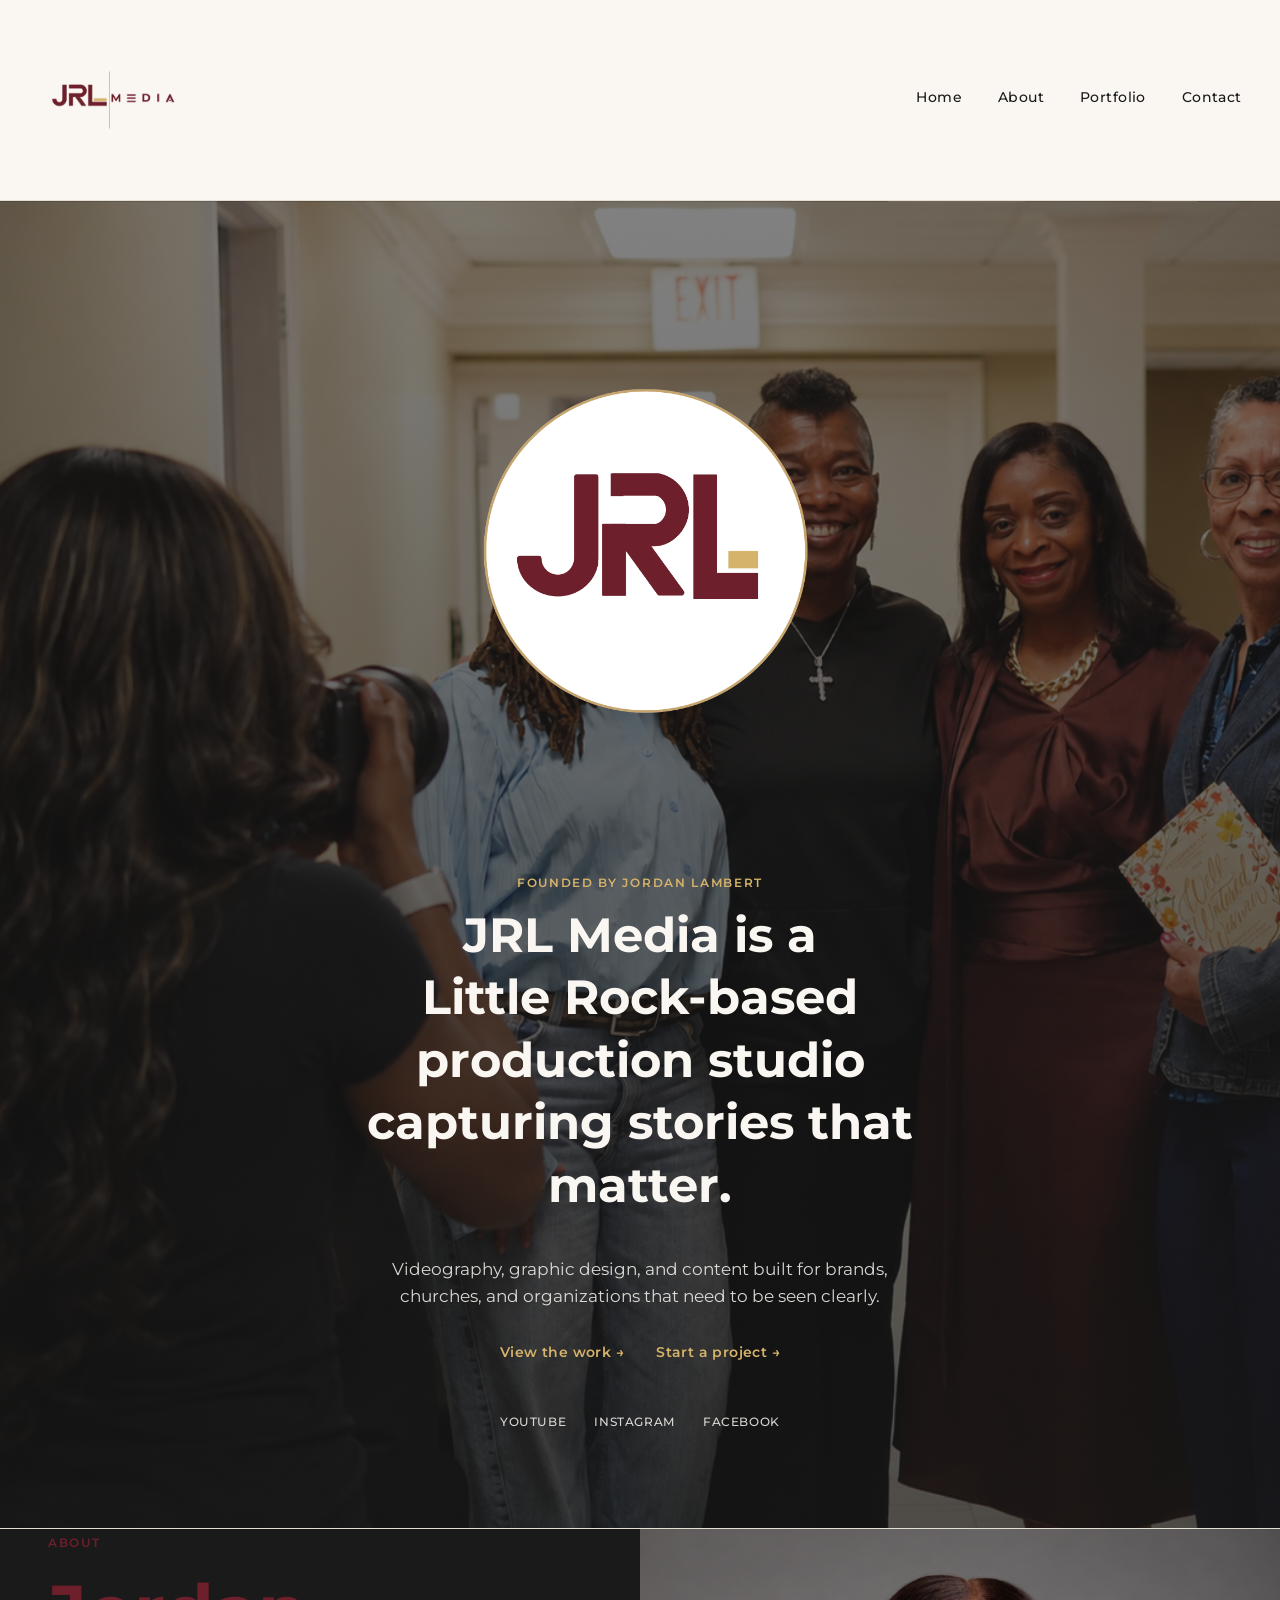
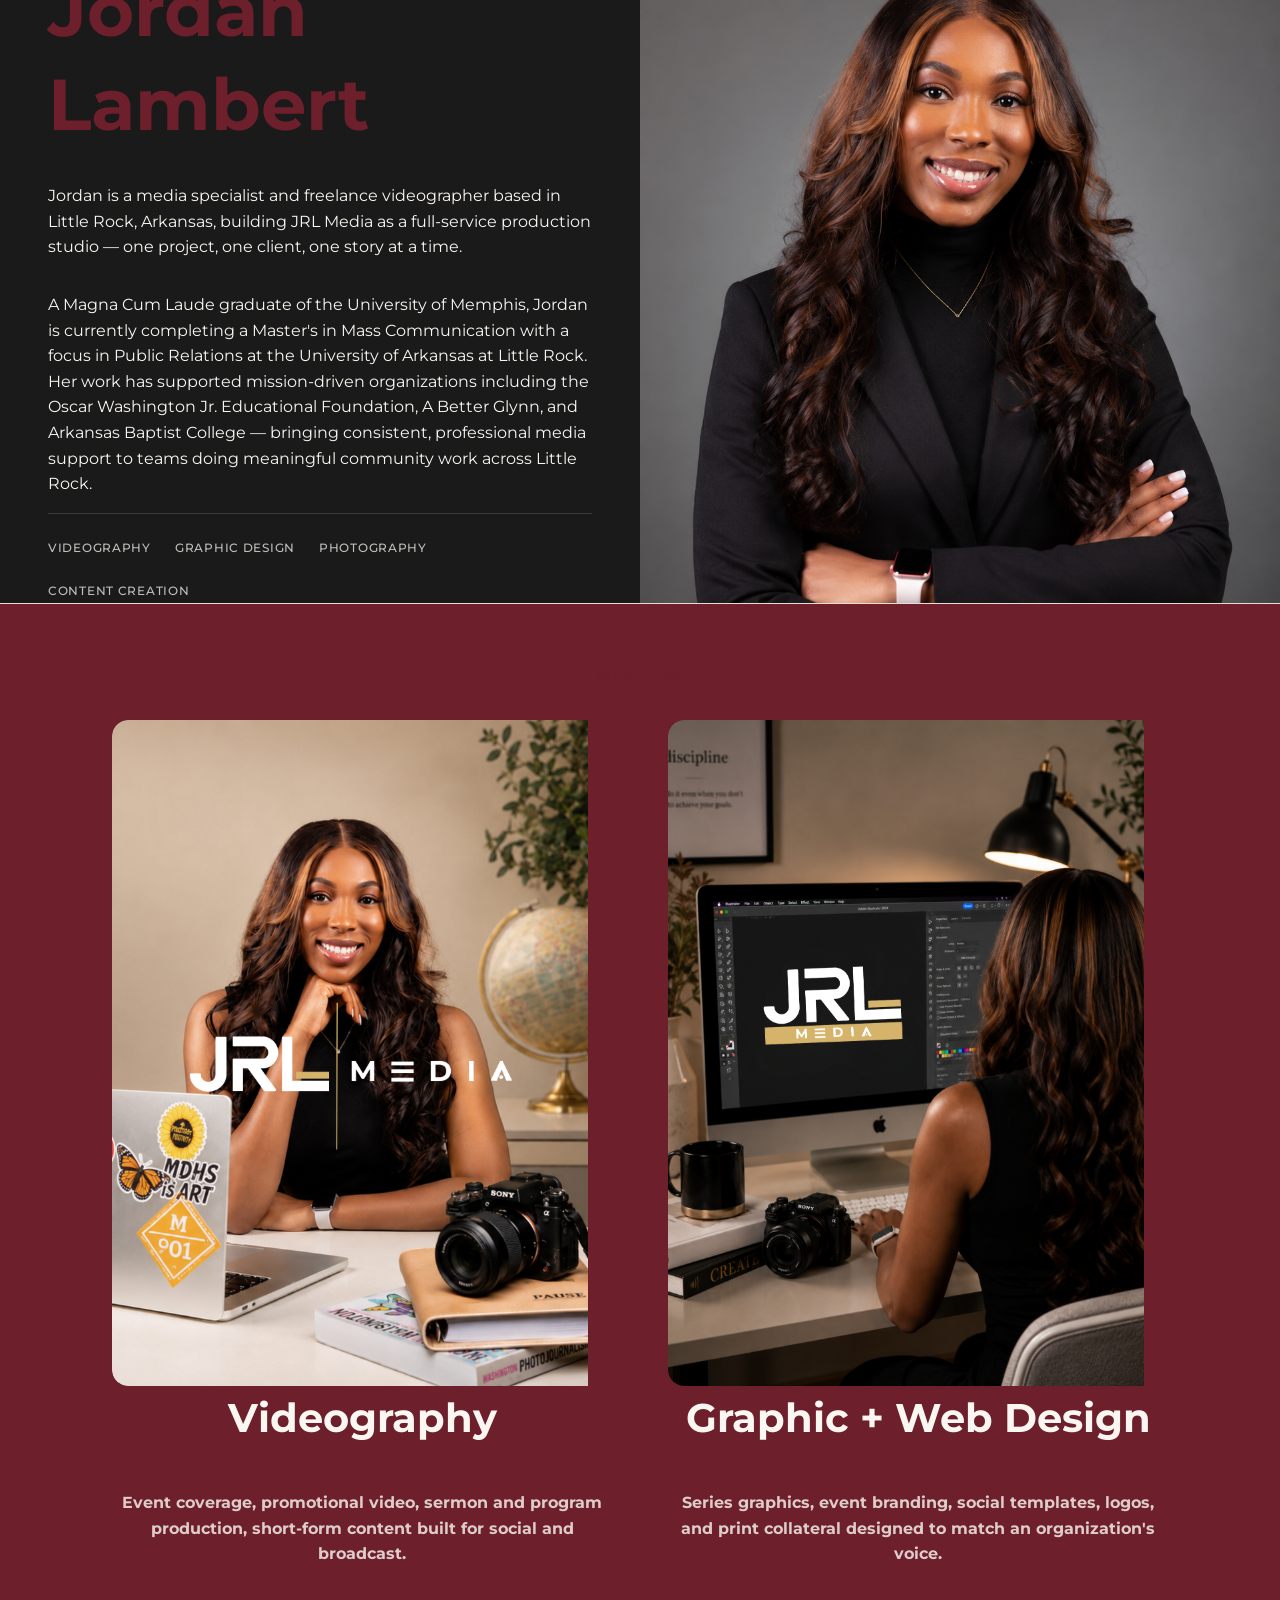
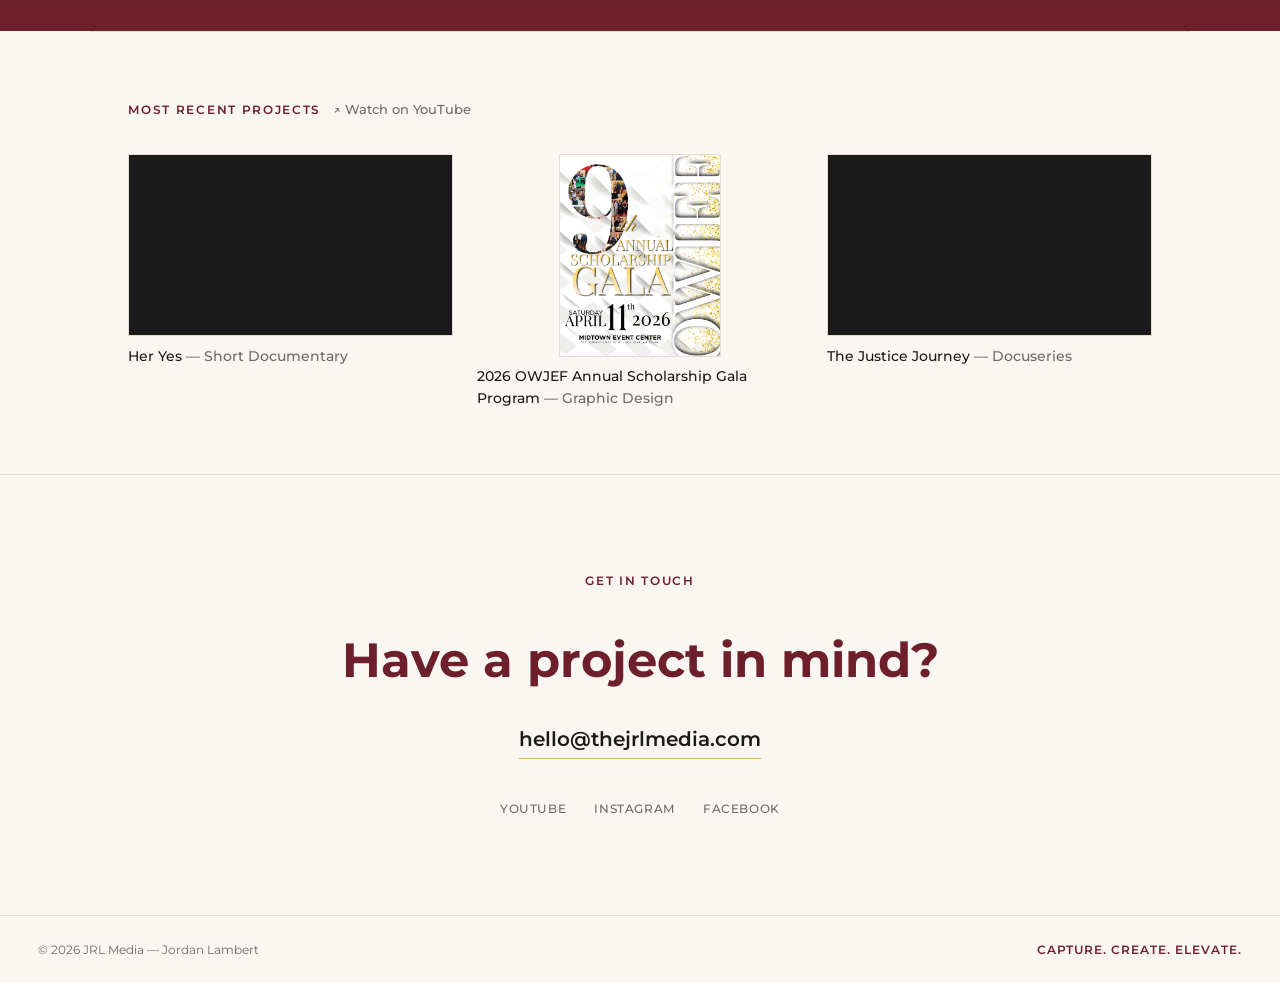
<file: index.html>
<!DOCTYPE html>
<html lang="en">
<head>
  <meta charset="UTF-8">
  <meta name="viewport" content="width=device-width, initial-scale=1.0">
  <title>JRL Media — Capture. Create. Elevate.</title>
  <link rel="preconnect" href="https://fonts.googleapis.com">
  <link rel="preconnect" href="https://fonts.gstatic.com" crossorigin>
  <link href="https://fonts.googleapis.com/css2?family=Montserrat:wght@400;500;600;700&display=swap" rel="stylesheet">
  <link rel="stylesheet" href="style.css">
  <link rel="icon" type="image/png" href="images/logo-favicon.png">
</head>
<body>

  <!-- ===== NAV ===== -->
  <header class="site-header">
    <a href="#" class="logo">
      <img src="images/logo-alternate.png" alt="JRL Media">
    </a>
    <nav class="main-nav">
      <a href="#home">Home</a>
      <a href="#about">About</a>
      <a href="#work">Portfolio</a>
      <a href="#contact">Contact</a>
    </nav>
    <button class="nav-toggle" aria-label="Toggle menu">
      <span></span><span></span><span></span>
    </button>
  </header>

  <!-- ===== HERO ===== -->
  <section id="home" class="hero">
    <div class="hero-inner">
      <img src="images/logo-submark.png" alt="JRL Media submark" class="hero-submark">
      <p class="eyebrow">FOUNDED BY JORDAN LAMBERT</p>
      <h1>JRL Media is a Little&nbsp;Rock&#8209;based production studio capturing stories that matter.</h1>

      <p class="hero-sub">Videography, graphic design, and content built for brands, churches, and organizations that need to be seen clearly.</p>

      <div class="hero-cta">
        <a href="#work" class="text-link">View the work →</a>
        <a href="#contact" class="text-link">Start a project →</a>
      </div>

      <div class="socials">
        <a href="https://www.youtube.com/@theJRLMedia" target="_blank" rel="noopener">YouTube</a>
        <a href="#">Instagram</a>
        <a href="#">Facebook</a>
      </div>
    </div>
  </section>

  <!-- ===== ABOUT ===== -->
  <section id="about" class="about-split">
    <div class="about-panel">
        <p class="eyebrow eyebrow-inverse">About</p>
        <h2>Jordan Lambert</h2>
        <p class="about-panel-copy">Jordan is a media specialist and freelance videographer based in Little Rock, Arkansas, building JRL Media as a full-service production studio — one project, one client, one story at a time. </p>
        <p class="about-panel-copy">A Magna Cum Laude graduate of the University of Memphis, Jordan is currently completing a Master's in Mass Communication with a focus in Public Relations at the University of Arkansas at Little Rock. Her work has supported mission-driven organizations including the Oscar Washington Jr. Educational Foundation, A Better Glynn, and Arkansas Baptist College — bringing consistent, professional media support to teams doing meaningful community work across Little Rock.</p>
      <div class="about-tags">
        <span class="tag">Videography</span>
        <span class="tag">Graphic Design</span>
        <span class="tag">Photography</span>
        <span class="tag">Content Creation</span>
      </div>
    </div>
    <div class="about-photo">
        <img src="images/Headshot.png" alt="Jordan Lambert">
    </div>
  </section>

  <!-- ===== SERVICES / PORTFOLIO ===== -->
  <section id="work" class="services">
    <p class="eyebrow section-eyebrow">What I do</p>
    <div class="services-grid">
      <article class="work-card">
        <a class="work-card-photo" href="https://www.youtube.com/@theJRLMedia" target="_blank" rel="noopener">
          <div class="work-card-photo">
            <img src="images/media-photo.png" alt="Videography services">
            <span class="work-card-title">Videography</span>
          </div>
        </a>
        <h3 class="services-heading">Videography</h3>
        <p class="service-desc"> Event coverage, promotional video, sermon and program production, short-form content built for social and broadcast.</p>
      </article>
      <article class="work-card">
        <a class="work-card-photo" href="https://canva.link/izifkjl3uzoln9l" target="_blank" rel="noopener">
          <div class="work-card-photo">
          <img src="images/graphic-photo.png" alt="Graphic design services">
          <span class="work-card-title">Graphic Design</span>
        </div>
        </a>
        <h3 class="services-heading">Graphic + Web Design</h3>
        <p class="service-desc"> Series graphics, event branding, social templates, logos, and print collateral designed to match an organization's voice.</p>
  </article>
</div>
  </section>

  <!-- ===== FEATURED WORK ===== -->
  <section class="featured">
    <a href="https://www.youtube.com/@theJRLMedia" target="_blank" rel="noopener" class="eyebrow section-eyebrow eyebrow-link">MOST RECENT PROJECTS <span class="eyebrow-arrow">↗ Watch on YouTube</span></a>
    <div class="featured-grid">
      <figure class="featured-item">
        <div class="thumb thumb-video">
          <iframe
            src="https://www.youtube.com/embed/nKzZP5rl_Bw"
            title="JRL Media featured video"
            allow="accelerometer; autoplay; clipboard-write; encrypted-media; gyroscope; picture-in-picture"
            allowfullscreen>
          </iframe>
        </div>
        <figcaption>Her Yes <span>— Short Documentary</span></figcaption>
      </figure>

      <figure class="featured-item featured-item-compact">
        <a class="thumb thumb-doc" href="https://canva.link/z1c2k17aevjtbu3" target="_blank" rel="noopener">
          <img src="images/gala-cover.png" alt="2026 OWJEF Alumni Scholarship Gala Program cover">
          <span class="thumb-doc-label">View full program (PDF) ↗</span>
        </a>
        <figcaption>2026 OWJEF Annual Scholarship Gala Program <span>— Graphic Design</span></figcaption>
      </figure>

      <figure class="featured-item">
        <div class="thumb thumb-video">
          <iframe
            src="https://www.youtube.com/embed/gStjX23V9OE?si=GZtvDW1Xm01tPmMg"
            title="JRL Media featured video"
            allow="accelerometer; autoplay; clipboard-write; encrypted-media; gyroscope; picture-in-picture"
            allowfullscreen>
          </iframe>
        </div>
        <figcaption>The Justice Journey <span>— Docuseries</span></figcaption>
      </figure>
    </div>
  </section>

  <!-- ===== CONTACT ===== -->
  <section id="contact" class="contact">
    <p class="eyebrow section-eyebrow">Get in touch</p>
    <h2>Have a project in mind?</h2>
    <a href="mailto:hello@thejrlmedia.com" class="contact-email">hello@thejrlmedia.com</a>
    <div class="socials">
      <a href="https://www.youtube.com/@theJRLMedia" target="_blank" rel="noopener">YouTube</a>
      <a href="#">Instagram</a>
      <a href="#">Facebook</a>
    </div>
  </section>

  <footer class="site-footer">
    <span>© 2026 JRL Media — Jordan Lambert</span>
    <span class="tagline">Capture. Create. Elevate.</span>
  </footer>

</body>
</html>
</file>
<file: style.css>
/* =========================================================
   JRL MEDIA — Design tokens, pulled directly from the brand kit
   ========================================================= */
:root {
  --maroon:     #6D1F2B;
  --gold:       #D6B36A;
  --cream:      #FAF7F2;
  --black:      #1A1A1A;
  --gray:       #6B6B6B;
  --line:       #E4DED2;

  --font-heading: 'Montserrat', sans-serif;
  --font-body:    'Montserrat', sans-serif;

  --gap: clamp(1.25rem, 3vw, 2.5rem);
}

* { box-sizing: border-box; }
html { scroll-behavior: smooth; }

body {
  margin: 0;
  background: var(--cream);
  color: var(--black);
  font-family: var(--font-body);
  font-weight: 400;
  line-height: 1.6;
  -webkit-font-smoothing: antialiased;
}

a { color: inherit; text-decoration: none; }

.eyebrow {
  font-family: var(--font-heading);
  font-weight: 600;
  font-size: 0.75rem;
  letter-spacing: 0.14em;
  color: var(--maroon);
  text-transform: uppercase;
  margin: 0 0 0.75rem;
}

:focus-visible { outline: 2px solid var(--maroon); outline-offset: 3px; }

@media (prefers-reduced-motion: reduce) {
  * { animation: none !important; transition: none !important; }
  html { scroll-behavior: auto; }
}

/* =========================================================
   HEADER / NAV
   ========================================================= */
.site-header {
  position: sticky;
  top: 0;
  z-index: 20;
  display: flex;
  align-items: center;
  justify-content: space-between;
  padding: 0 var(--gap);
  background: rgba(250, 247, 242, 0.9);
  backdrop-filter: blur(8px);
  border-bottom: 1px solid var(--line);
}
.logo img { height: 200px; width: auto; display: block; }

.main-nav {
  display: flex;
  gap: 2.25rem;
  font-family: var(--font-heading);
  font-weight: 500;
  font-size: 0.85rem;
  letter-spacing: 0.03em;
}
.main-nav a { position: relative; padding-bottom: 4px; color: var(--black); }
.main-nav a::after {
  content: "";
  position: absolute;
  left: 0; bottom: 0;
  width: 0;
  height: 1px;
  background: var(--maroon);
  transition: width 0.25s ease;
}
.main-nav a:hover::after { width: 100%; }

.nav-toggle { display: none; background: none; border: 0; cursor: pointer; padding: 0; }
.nav-toggle span { display: block; width: 22px; height: 2px; margin: 5px 0; background: var(--black); }

@media (max-width: 760px) {
  .main-nav { display: none; }
  .nav-toggle { display: block; }
}

/* =========================================================
   HERO — centered, editorial, mission-statement led
   ========================================================= */
.hero {
  position: relative;
  min-height: 90vh;
  display: flex;
  align-items: center;
  justify-content: center;
  background-image: url('images/hero-photo.png');
  background-size: cover;
  background-position: center 30%;
  overflow: hidden;
}
.hero::before {
  content: "";
  position: absolute;
  inset: 0;
  background: linear-gradient(180deg, rgba(26,26,26,0.55), rgba(26,26,26,0.75));
}

.hero-inner {
  position: relative;
  z-index: 1;
  max-width: 760px;
  margin: 0 auto;
  padding: clamp(4rem, 12vw, 6rem) var(--gap);
  text-align: center;
}

.hero .eyebrow { color: var(--gold); }

.hero h1 {
  font-family: var(--font-heading);
  font-weight: 700;
  font-size: clamp(2rem, 4.5vw, 3rem);
  line-height: 1.3;
  color: var(--cream);
  margin: 0 0 2.5rem 0;
}

.hero-submark {
  width: 400px;
  height: auto;
  margin: 0 auto 1rem;
  display: block;
}

.hero-sub {
  font-size: 1.05rem;
  color: var(--cream);
  opacity: 0.85;
  max-width: 46ch;
  margin: 0 auto 2rem;
}

.hero-cta {
  display: flex;
  justify-content: center;
  gap: 2rem;
  flex-wrap: wrap;
  margin-bottom: 3rem;
}

.hero .text-link { color: var(--gold); }
.hero .text-link:hover { border-color: var(--gold); }

.hero .socials { color: var(--cream); opacity: 0.85; }
.hero .socials a:hover { color: var(--gold); opacity: 1; }

.text-link {
  font-family: var(--font-heading);
  font-weight: 600;
  font-size: 0.85rem;
  letter-spacing: 0.03em;
  color: var(--maroon);
  border-bottom: 1px solid transparent;
  transition: border-color 0.2s;
}
.text-link:hover { border-color: var(--maroon); }

.socials {
  display: flex;
  justify-content: center;
  gap: 1.75rem;
  font-family: var(--font-heading);
  font-weight: 500;
  font-size: 0.78rem;
  letter-spacing: 0.05em;
  text-transform: uppercase;
  color: var(--gray);
}
.socials a:hover { color: var(--maroon); }

/* =========================================================
   ABOUT
   ========================================================= */
.about {
  padding: clamp(2rem, 4vw, 3rem) var(--gap);
  border-top: 1px solid var(--line);
}
.about-grid {
  max-width: 1100px;
  margin: 0 auto;
  display: grid;
  grid-template-columns: 1fr 2fr;
  gap: var(--gap);
}
.lede {
  font-family: var(--font-heading);
  font-weight: 600;
  font-size: clamp(1.2rem, 2.2vw, 1.6rem);
  line-height: 1.4;
  color: var(--black);
  margin: 0 0 1.25rem;
}
.about-panel h2 {
  font-family: var(--font-heading);
  font-weight: 700;
  font-size: clamp(3.5rem, 6vw, 4.5rem);
  line-height: 1.3;
  color: var(--maroon);
  margin: 0 0 1rem;
}
.about-panel {
  overflow-y: auto;
}
.about-split {
  display: grid;
  grid-template-columns: 1fr 1fr;
  height: 75vh;
  border-top: 1px solid var(--line);
}
.about-panel {
  background: var(--black);
  color: var(--cream);
  padding: clamp(2rem, 4vw, 3rem);
  display: flex;
  flex-direction: column;
  justify-content: center;
}
.about-copy p:not(.lede) { color: var(--gray); max-width: 60ch; }
.about-tags {
  display: flex;
  flex-wrap: wrap;
  gap: 1.5rem;
  padding-top: 1.5rem;
  border-top: 1px solid rgba(250,247,242,0.15);
}
.about-tags span {
  font-family: var(--font-heading);
  font-weight: 500;
  font-size: 0.75rem;
  letter-spacing: 0.06em;
  text-transform: uppercase;
  color: var(--cream);
  opacity: 0.75;
}

@media (max-width: 760px) {
  .about-split { grid-template-columns: 1fr; height: auto; }
  .about-panel { overflow-y: visible; }
  .about-photo { height:auto; min-height: 320px; }
}
.about-photo { min-height: 420px; }
.about-photo img {
  width: 100%;
  height: 100%;
  object-fit: cover;
  display: block;
}

/* =========================================================
   SERVICES
   ========================================================= */
.services {
  margin: 0 auto;
  padding: clamp(2.5rem, 6vw, 4rem) var(--gap);
  border-top: 1px solid var(--line);
  text-align: center;
  background: var(--maroon);
}
.section-eyebrow { margin-bottom: 2rem; }

.services-grid {
  display: grid;
  grid-template-columns: repeat(2, 500px);
  justify-content: center;
  gap: 3.5rem;
  background: var(--maroon);
}
.services-inner {
  max-width: 1100px;
  margin: 0 auto;
  padding: 0 var(--gap);
}
.service-card { background: var(--cream); padding: clamp(2rem, 4vw, 2.5rem); }
.service-index {
  font-family: var(--font-heading);
  font-weight: 700;
  font-size: 1.75rem;
  color: var(--gold);
  display: block;
  margin-bottom: 0.5rem;
}
.service-desc {
  color: rgba(250,247,242,0.8);   /* was var(--gray) */
  margin: 1rem 0 0;
  max-width: 46ch;
  font-weight:700;
}
.service-card h3 {
  font-family: var(--font-heading);
  font-weight: 700;
  font-size: 1.4rem;
  margin: 0 0 0.75rem;
  color: var(--maroon);
}
.service-card p { color: var(--gray); margin: 0 0 1.25rem; }
.services-heading {
  font-family: var(--font-heading);
  font-weight: 700;
  font-size: clamp(1.75rem, 4vw, 2.5rem);
  color: var(--cream);   /* was var(--black) */
  margin: 0 0 2.5rem;
}

@media (max-width: 760px) {
  .services-grid { grid-template-columns: 1fr; }
}
.work-card-photo {
  position: relative;
  display: block;
  aspect-ratio: 3 / 4;
  border-radius: 16px;
  overflow: hidden;
}
.work-card-photo img { transform: scale (1.04)
  width: 100%;
  height: 100%;
  object-fit: cover;
  display: block;
  transition: transform 0.3s ease;
}
.work-card-photo:hover img {
  transform: scale(1.04);
}
.work-card-link { display: block; }

/* =========================================================
   FEATURED WORK
   ========================================================= */
.featured {
  max-width: 1100px;
  margin: 0 auto;
  padding: clamp(2.5rem, 6vw, 4rem) var(--gap);
  border-top: 1px solid var(--line);
}
.eyebrow-link {
  display: inline-flex;
  align-items: baseline;
  gap: 0.75rem;
  border-bottom: 1px solid transparent;
  transition: border-color 0.2s;
}
.eyebrow-link:hover { border-color: var(--maroon); }
.eyebrow-arrow {
  font-family: var(--font-body);
  font-weight: 500;
  text-transform: none;
  letter-spacing: normal;
  font-size: 0.8rem;
  color: var(--gray);
}

.featured-grid { display: grid; grid-template-columns: repeat(3, 1fr); gap: 1.5rem; }
.featured-item { margin: 0; }
.thumb {
  aspect-ratio: 4 / 5;
  background: var(--black);
  border: 1px solid var(--line);
  position: relative;
  display: flex;
  align-items: flex-end;
  padding: 0.75rem;
}

.thumb-video { aspect-ratio: 16 / 9; padding: 0; overflow: hidden; }
.thumb-video iframe { width: 100%; height: 100%; border: 0; display: block; }

.thumb-doc { padding: 0; overflow: hidden; position: relative; display: block; }
.thumb-doc img { width: 100%; height: 100%; object-fit: cover; object-position: top; display: block; }
.thumb-doc-label {
  position: absolute;
  inset: auto 0 0 0;
  padding: 0.75rem;
  background: linear-gradient(to top, rgba(26,26,26,0.85), transparent);
  font-family: var(--font-heading);
  font-weight: 500;
  font-size: 0.72rem;
  color: var(--gold);
  opacity: 0;
  transform: translateY(6px);
  transition: opacity 0.2s, transform 0.2s;
  z-index: 2;
}
.thumb-doc:hover .thumb-doc-label,
.thumb-doc:focus-visible .thumb-doc-label,
.thumb-collage:hover .thumb-doc-label,
.thumb-collage:focus-visible .thumb-doc-label { opacity: 1; transform: translateY(0); }

.featured-item-compact .thumb-doc { max-width: 50%; margin: 0 auto; }

.thumb-collage {
  aspect-ratio: 16 / 9;
  padding: 0;
  overflow: hidden;
  display: grid;
  grid-template-columns: repeat(4, 1fr);
  grid-auto-rows: 1fr;
  gap: 2px;
}
.collage-cell { width: 100%; height: 100%; background: var(--black); object-fit: cover; display: block; }
.cell-1 { background: linear-gradient(160deg, #4a2530, var(--black)); }
.cell-2 { background: linear-gradient(160deg, #3a2010, var(--black)); }
.cell-3 { background: linear-gradient(160deg, #2b2a1c, var(--black)); }
.cell-4 { background: linear-gradient(160deg, #2a1e24, var(--black)); }
.cell-5 { background: linear-gradient(160deg, #302217, var(--black)); }
.cell-6 { background: linear-gradient(160deg, #212a24, var(--black)); }
.thumb-collage img { width: 100%; height: 100%; object-fit: cover; display: block; }

.featured-item figcaption {
  margin-top: 0.6rem;
  font-family: var(--font-heading);
  font-weight: 500;
  font-size: 0.85rem;
  color: var(--black);
}
.featured-item figcaption span { color: var(--gray); }
.featured-note { margin-top: 2rem; font-size: 0.8rem; color: var(--gray); }

@media (max-width: 760px) {
  .featured-grid { grid-template-columns: 1fr; }
}

/* =========================================================
   CONTACT
   ========================================================= */
.contact {
  padding: clamp(3.5rem, 10vw, 6rem) var(--gap);
  border-top: 1px solid var(--line);
  text-align: center;
}
.contact h2 {
  font-family: var(--font-heading);
  font-weight: 700;
  font-size: clamp(2rem, 5vw, 3rem);
  color: var(--maroon);
  margin: 0 0 1.5rem;
}
.contact-email {
  display: inline-block;
  font-family: var(--font-heading);
  font-weight: 600;
  font-size: clamp(1rem, 2vw, 1.25rem);
  color: var(--black);
  border-bottom: 1px solid var(--gold);
  padding-bottom: 3px;
}
.contact .socials { margin-top: 2.5rem; }

/* =========================================================
   FOOTER
   ========================================================= */
.site-footer {
  display: flex;
  justify-content: space-between;
  align-items: center;
  padding: 1.5rem var(--gap);
  border-top: 1px solid var(--line);
  font-size: 0.75rem;
  color: var(--gray);
}
.site-footer .tagline {
  font-family: var(--font-heading);
  font-weight: 600;
  letter-spacing: 0.08em;
  text-transform: uppercase;
  color: var(--maroon);
}
</file>
